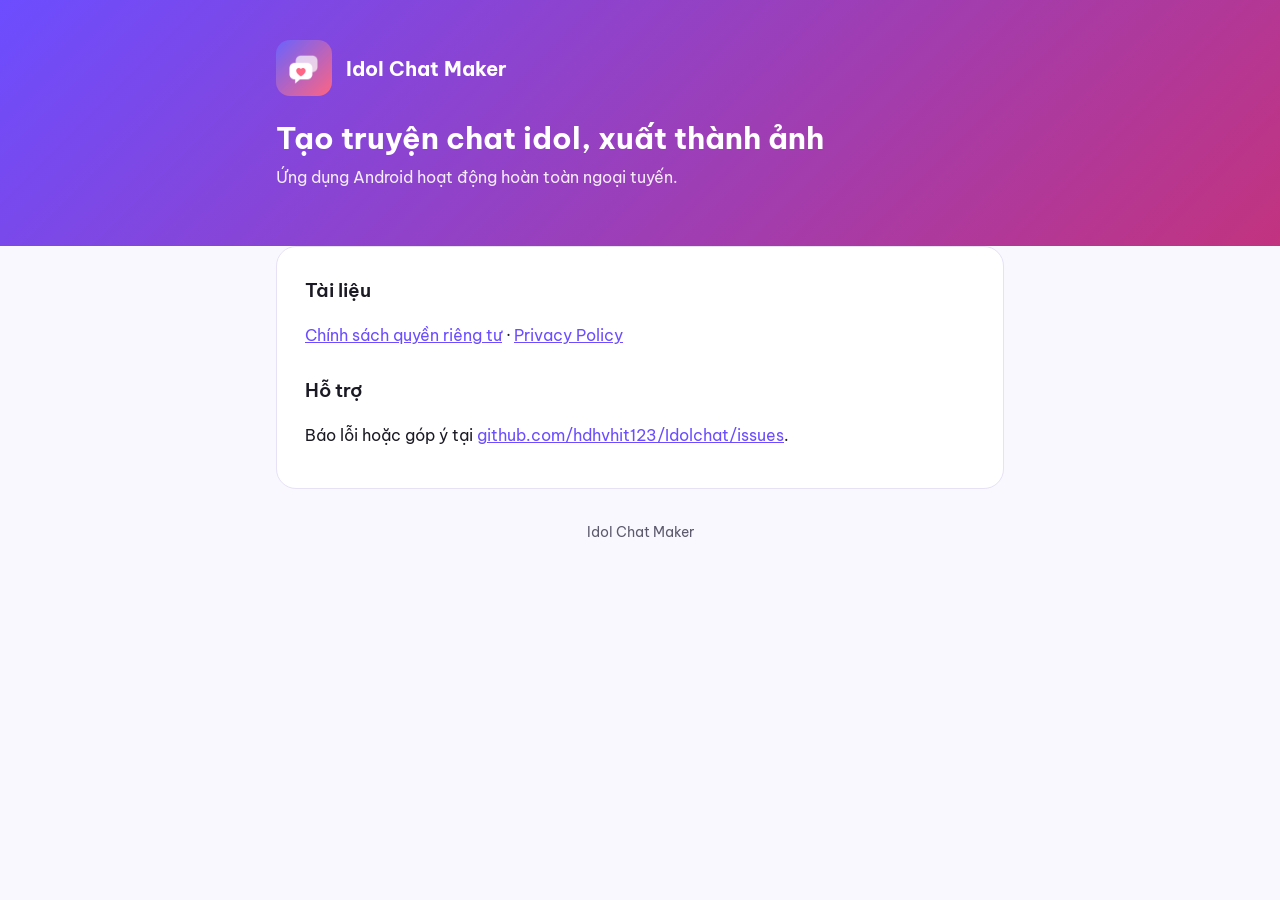
<file: index.html>
<!doctype html>
<html lang="vi">
<head>
<meta charset="utf-8">
<meta name="viewport" content="width=device-width, initial-scale=1">
<title>Idol Chat Maker</title>
<meta name="description" content="Idol Chat Maker: tạo truyện chat idol, xuất thành ảnh.">
<link rel="icon" href="icon.png">
<link rel="stylesheet" href="style.css">
</head>
<body>
<header>
  <div class="wrap">
    <div class="brand"><img src="icon.png" alt=""><b>Idol Chat Maker</b></div>
    <h1>Tạo truyện chat idol, xuất thành ảnh</h1>
    <p>Ứng dụng Android hoạt động hoàn toàn ngoại tuyến.</p>
  </div>
</header>
<main class="wrap">
  <section class="card">
    <h2>Tài liệu</h2>
    <p><a href="privacy/">Chính sách quyền riêng tư</a> · <a href="privacy/#en">Privacy Policy</a></p>
    <h2>Hỗ trợ</h2>
    <p>Báo lỗi hoặc góp ý tại <a href="https://github.com/hdhvhit123/Idolchat/issues">github.com/hdhvhit123/Idolchat/issues</a>.</p>
  </section>
</main>
<footer>Idol Chat Maker</footer>
</body>
</html>
</file>
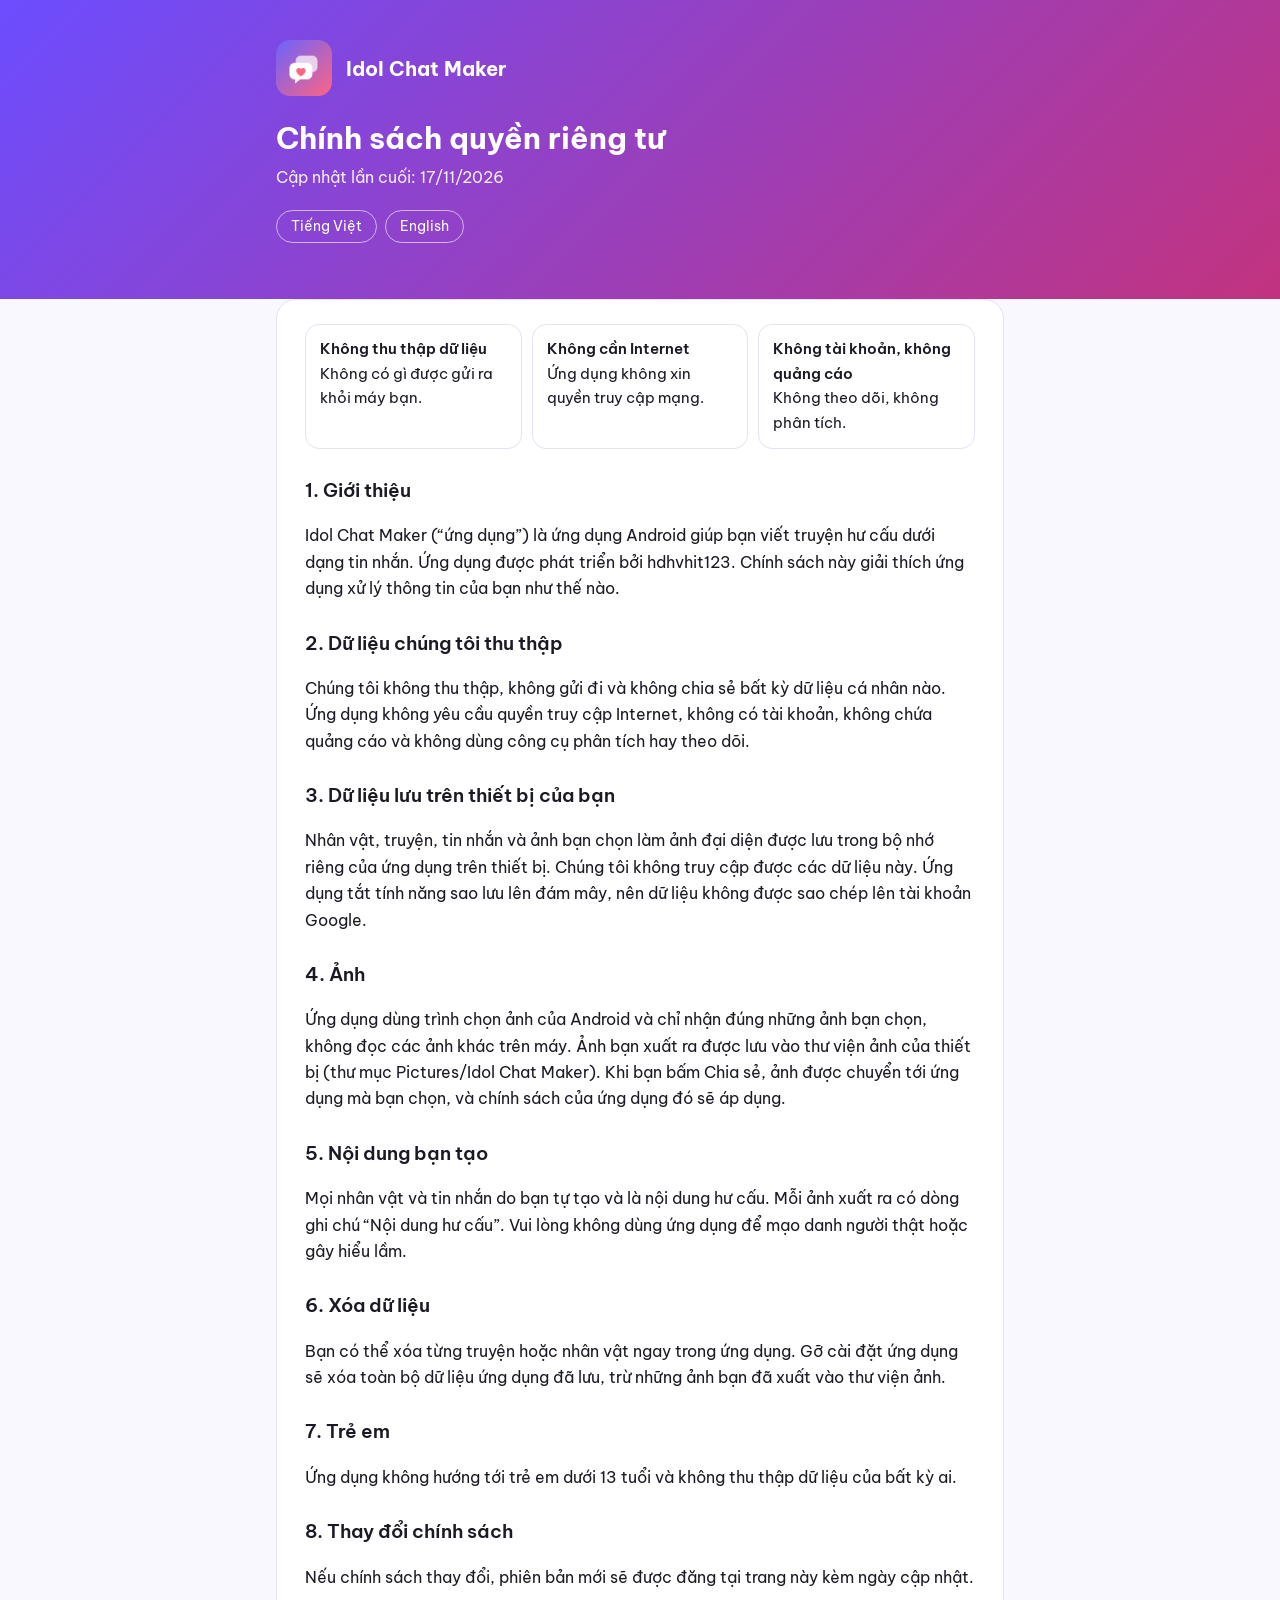
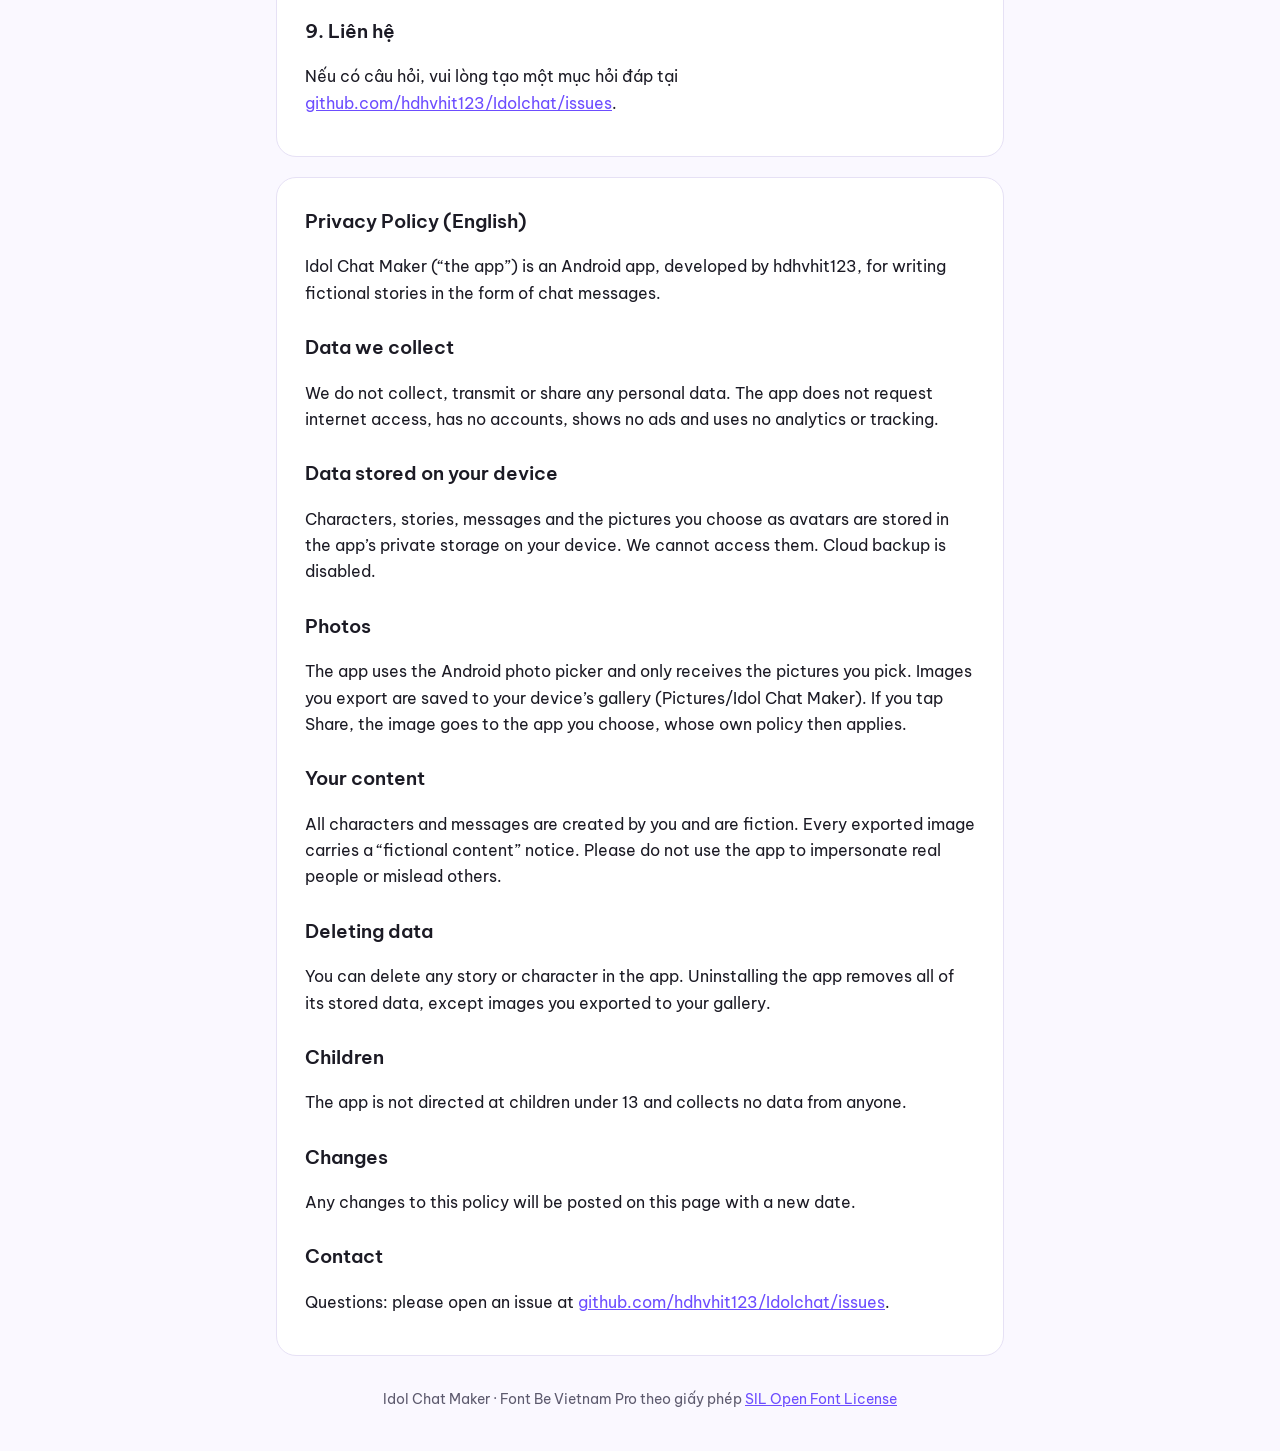
<file: privacy/index.html>
<!doctype html>
<html lang="vi">
<head>
<meta charset="utf-8">
<meta name="viewport" content="width=device-width, initial-scale=1">
<title>Chính sách quyền riêng tư · Idol Chat Maker</title>
<meta name="description" content="Chính sách quyền riêng tư của ứng dụng Android Idol Chat Maker.">
<link rel="icon" href="../icon.png">
<link rel="stylesheet" href="../style.css">
</head>
<body>
<header>
  <div class="wrap">
    <div class="brand"><img src="../icon.png" alt=""><b>Idol Chat Maker</b></div>
    <h1>Chính sách quyền riêng tư</h1>
    <p>Cập nhật lần cuối: 17/11/2026</p>
    <nav class="lang"><a href="#vi">Tiếng Việt</a><a href="#en">English</a></nav>
  </div>
</header>
<main class="wrap">
  <section class="card" id="vi">
    <ul class="summary">
      <li><b>Không thu thập dữ liệu</b>Không có gì được gửi ra khỏi máy bạn.</li>
      <li><b>Không cần Internet</b>Ứng dụng không xin quyền truy cập mạng.</li>
      <li><b>Không tài khoản, không quảng cáo</b>Không theo dõi, không phân tích.</li>
    </ul>

    <h2>1. Giới thiệu</h2>
    <p>Idol Chat Maker (“ứng dụng”) là ứng dụng Android giúp bạn viết truyện hư cấu dưới dạng tin nhắn. Ứng dụng được phát triển bởi hdhvhit123. Chính sách này giải thích ứng dụng xử lý thông tin của bạn như thế nào.</p>

    <h2>2. Dữ liệu chúng tôi thu thập</h2>
    <p>Chúng tôi không thu thập, không gửi đi và không chia sẻ bất kỳ dữ liệu cá nhân nào. Ứng dụng không yêu cầu quyền truy cập Internet, không có tài khoản, không chứa quảng cáo và không dùng công cụ phân tích hay theo dõi.</p>

    <h2>3. Dữ liệu lưu trên thiết bị của bạn</h2>
    <p>Nhân vật, truyện, tin nhắn và ảnh bạn chọn làm ảnh đại diện được lưu trong bộ nhớ riêng của ứng dụng trên thiết bị. Chúng tôi không truy cập được các dữ liệu này. Ứng dụng tắt tính năng sao lưu lên đám mây, nên dữ liệu không được sao chép lên tài khoản Google.</p>

    <h2>4. Ảnh</h2>
    <p>Ứng dụng dùng trình chọn ảnh của Android và chỉ nhận đúng những ảnh bạn chọn, không đọc các ảnh khác trên máy. Ảnh bạn xuất ra được lưu vào thư viện ảnh của thiết bị (thư mục Pictures/Idol Chat Maker). Khi bạn bấm Chia sẻ, ảnh được chuyển tới ứng dụng mà bạn chọn, và chính sách của ứng dụng đó sẽ áp dụng.</p>

    <h2>5. Nội dung bạn tạo</h2>
    <p>Mọi nhân vật và tin nhắn do bạn tự tạo và là nội dung hư cấu. Mỗi ảnh xuất ra có dòng ghi chú “Nội dung hư cấu”. Vui lòng không dùng ứng dụng để mạo danh người thật hoặc gây hiểu lầm.</p>

    <h2>6. Xóa dữ liệu</h2>
    <p>Bạn có thể xóa từng truyện hoặc nhân vật ngay trong ứng dụng. Gỡ cài đặt ứng dụng sẽ xóa toàn bộ dữ liệu ứng dụng đã lưu, trừ những ảnh bạn đã xuất vào thư viện ảnh.</p>

    <h2>7. Trẻ em</h2>
    <p>Ứng dụng không hướng tới trẻ em dưới 13 tuổi và không thu thập dữ liệu của bất kỳ ai.</p>

    <h2>8. Thay đổi chính sách</h2>
    <p>Nếu chính sách thay đổi, phiên bản mới sẽ được đăng tại trang này kèm ngày cập nhật.</p>

    <h2>9. Liên hệ</h2>
    <p>Nếu có câu hỏi, vui lòng tạo một mục hỏi đáp tại <a href="https://github.com/hdhvhit123/Idolchat/issues">github.com/hdhvhit123/Idolchat/issues</a>.</p>
  </section>

  <section class="card" id="en" lang="en">
    <h2>Privacy Policy (English)</h2>
    <p>Idol Chat Maker (“the app”) is an Android app, developed by hdhvhit123, for writing fictional stories in the form of chat messages.</p>
    <h2>Data we collect</h2>
    <p>We do not collect, transmit or share any personal data. The app does not request internet access, has no accounts, shows no ads and uses no analytics or tracking.</p>
    <h2>Data stored on your device</h2>
    <p>Characters, stories, messages and the pictures you choose as avatars are stored in the app’s private storage on your device. We cannot access them. Cloud backup is disabled.</p>
    <h2>Photos</h2>
    <p>The app uses the Android photo picker and only receives the pictures you pick. Images you export are saved to your device’s gallery (Pictures/Idol Chat Maker). If you tap Share, the image goes to the app you choose, whose own policy then applies.</p>
    <h2>Your content</h2>
    <p>All characters and messages are created by you and are fiction. Every exported image carries a “fictional content” notice. Please do not use the app to impersonate real people or mislead others.</p>
    <h2>Deleting data</h2>
    <p>You can delete any story or character in the app. Uninstalling the app removes all of its stored data, except images you exported to your gallery.</p>
    <h2>Children</h2>
    <p>The app is not directed at children under 13 and collects no data from anyone.</p>
    <h2>Changes</h2>
    <p>Any changes to this policy will be posted on this page with a new date.</p>
    <h2>Contact</h2>
    <p>Questions: please open an issue at <a href="https://github.com/hdhvhit123/Idolchat/issues">github.com/hdhvhit123/Idolchat/issues</a>.</p>
  </section>
</main>
<footer>Idol Chat Maker · Font Be Vietnam Pro theo giấy phép <a href="../fonts/OFL.txt">SIL Open Font License</a></footer>
</body>
</html>
</file>
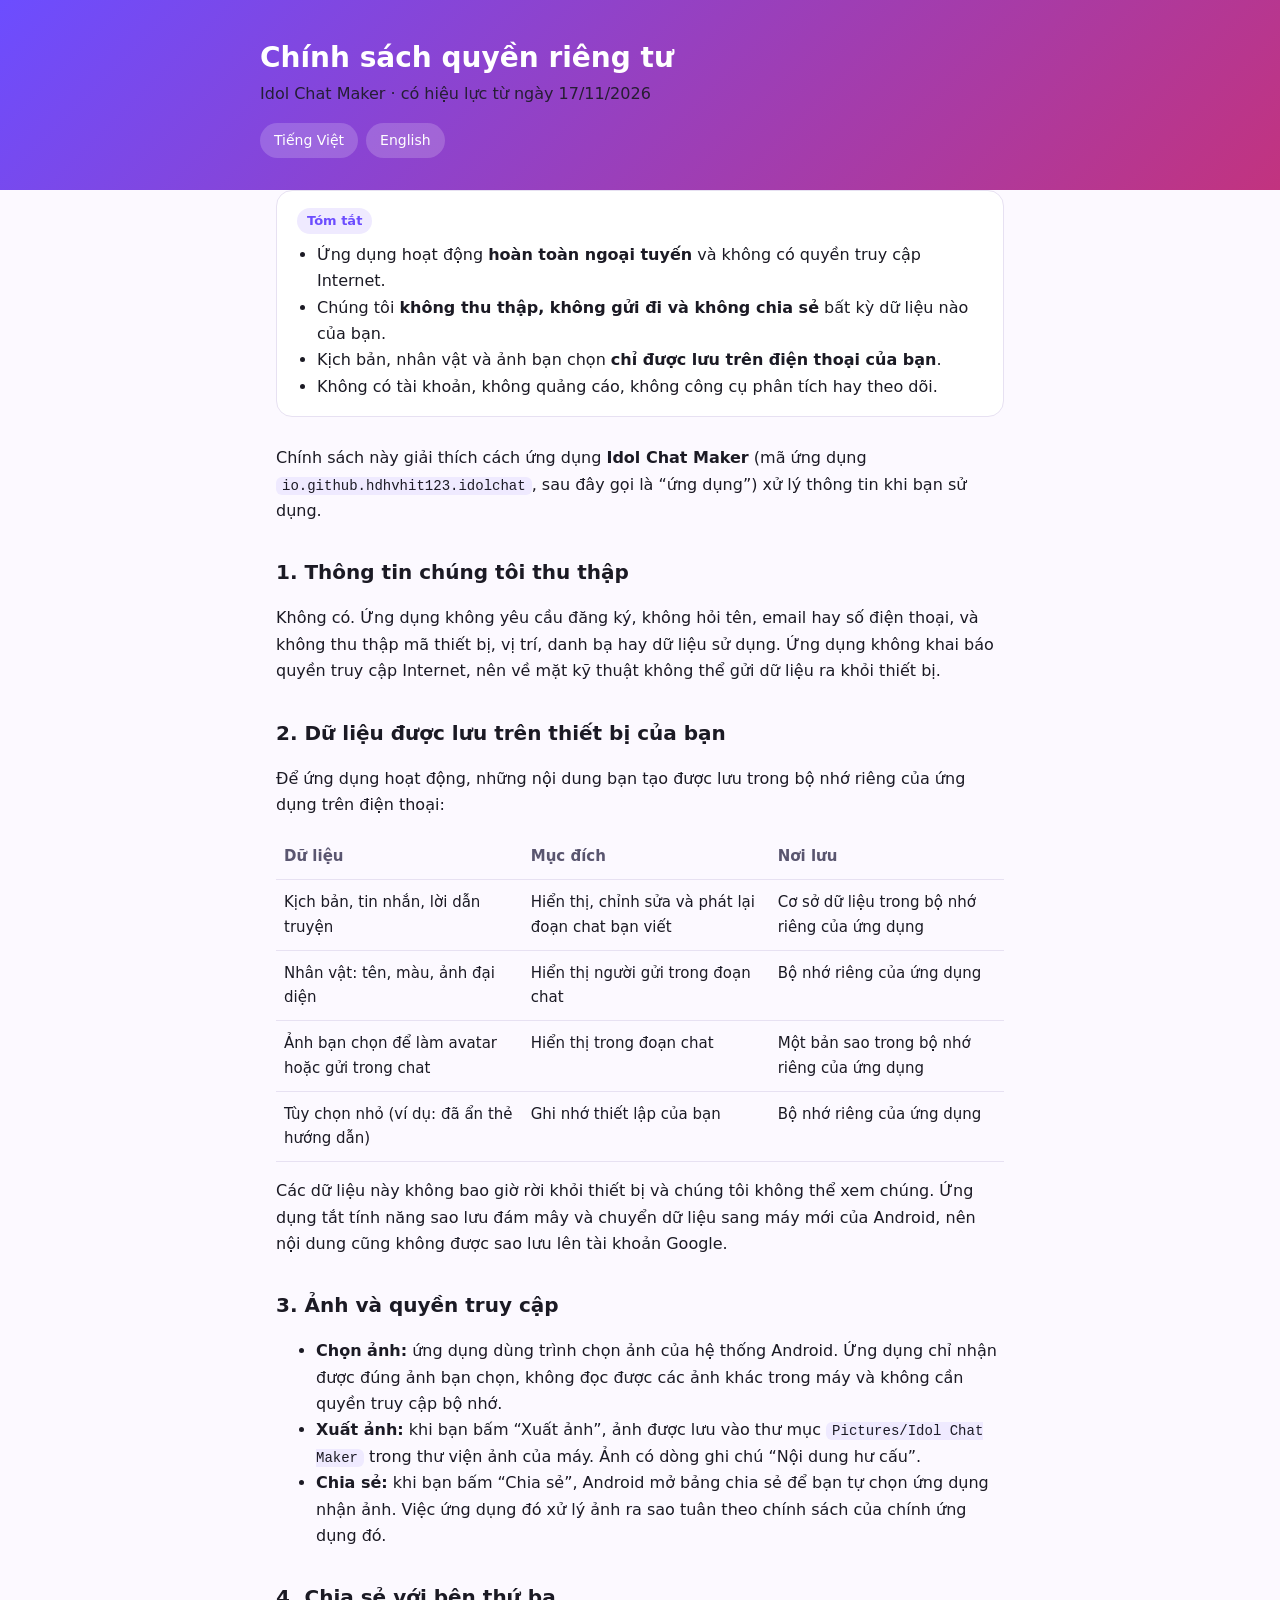
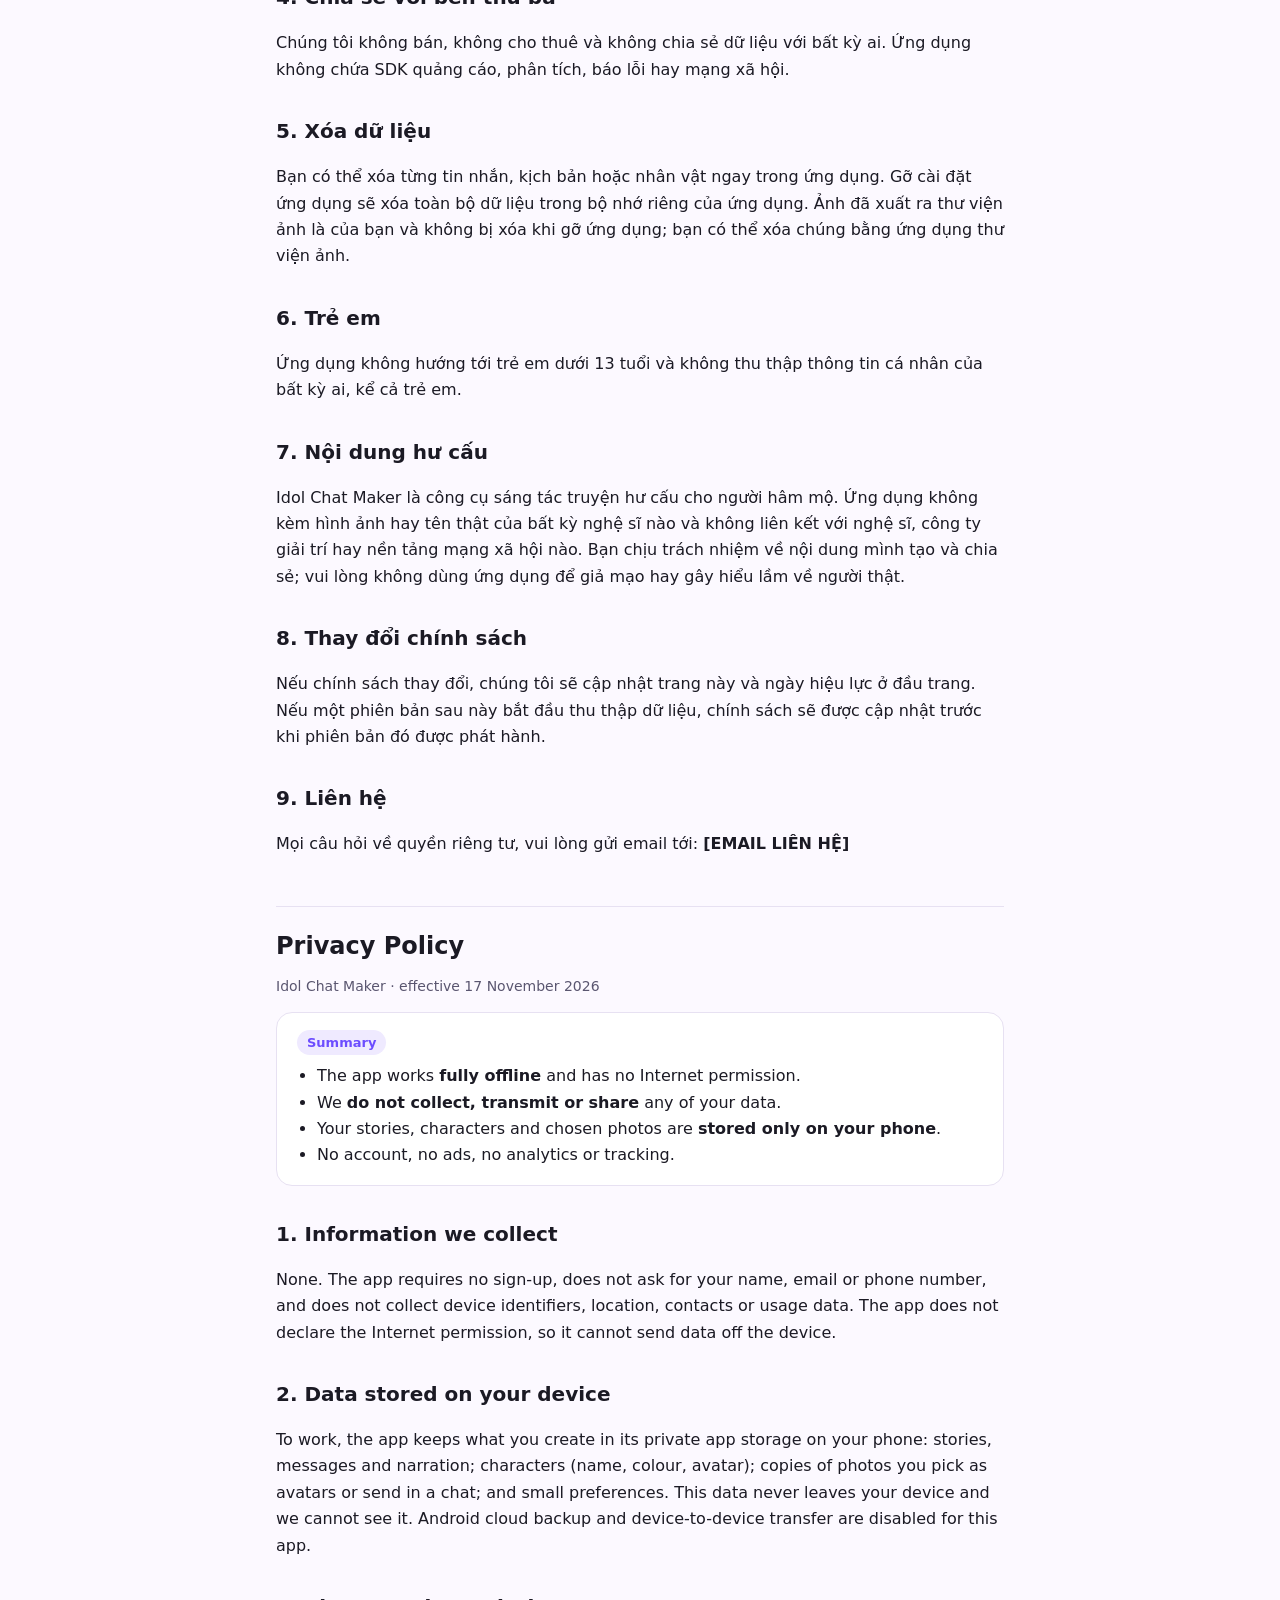
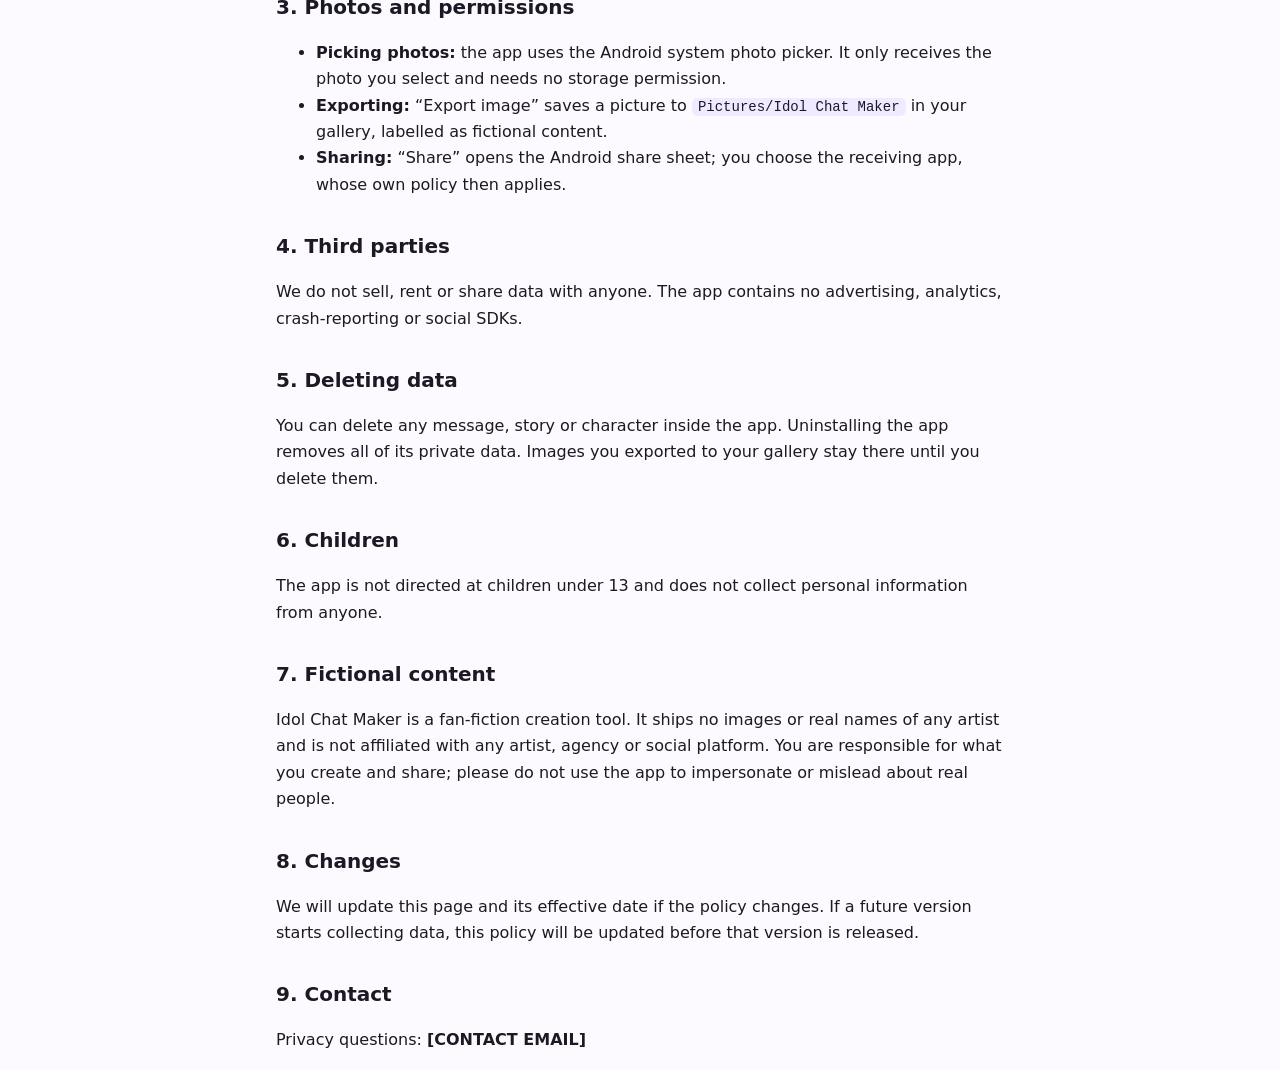
<file: play-store/privacy-policy.html>
<!doctype html>
<html lang="vi">
<head>
<meta charset="utf-8">
<meta name="viewport" content="width=device-width, initial-scale=1">
<title>Chính sách quyền riêng tư — Idol Chat Maker</title>
<meta name="description" content="Chính sách quyền riêng tư của ứng dụng Idol Chat Maker: ứng dụng hoạt động ngoại tuyến, không thu thập và không chia sẻ dữ liệu.">
<style>
  :root {
    --bg: #FCF9FF; --surface: #FFFFFF; --text: #1B1A24; --muted: #5A5670;
    --line: #E7E1F2; --accent: #6C4DFF; --accent-2: #C2337F; --chip: #EFEAFF;
  }
  @media (prefers-color-scheme: dark) {
    :root { --bg: #13121B; --surface: #1C1A27; --text: #EDEAF7; --muted: #A7A2BD;
            --line: #2E2B3D; --accent: #A99BFF; --accent-2: #FF8CBD; --chip: #2A2540; }
  }
  * { box-sizing: border-box; }
  body { margin: 0; background: var(--bg); color: var(--text);
         font: 16px/1.65 "Be Vietnam Pro", "Segoe UI", Roboto, system-ui, sans-serif; }
  header { background: linear-gradient(135deg, #6C4DFF, #C2337F); color: #fff; padding: 40px 16px 32px; }
  .wrap { max-width: 760px; margin: 0 auto; padding: 0 16px; }
  header .wrap { padding: 0; }
  h1 { margin: 0 0 6px; font-size: 28px; line-height: 1.25; }
  header p { margin: 0; opacity: .9; }
  nav { margin-top: 16px; display: flex; gap: 8px; flex-wrap: wrap; }
  nav a { color: #fff; background: rgba(255,255,255,.18); padding: 6px 14px; border-radius: 999px;
          text-decoration: none; font-size: 14px; }
  main { padding: 24px 0 48px; }
  .summary { background: var(--surface); border: 1px solid var(--line); border-radius: 16px;
             padding: 16px 20px; margin-bottom: 28px; }
  .summary ul { margin: 8px 0 0; padding-left: 20px; }
  h2 { font-size: 20px; margin: 32px 0 8px; }
  h3 { font-size: 17px; margin: 22px 0 6px; }
  p, li { color: var(--text); }
  .muted { color: var(--muted); font-size: 14px; }
  table { width: 100%; border-collapse: collapse; margin: 8px 0 16px; font-size: 15px; }
  th, td { text-align: left; vertical-align: top; padding: 10px 8px; border-bottom: 1px solid var(--line); }
  th { color: var(--muted); font-weight: 600; }
  code { background: var(--chip); padding: 1px 6px; border-radius: 6px; font-size: 14px; }
  a { color: var(--accent); }
  hr { border: 0; border-top: 1px solid var(--line); margin: 48px 0 8px; }
  .tag { display: inline-block; background: var(--chip); color: var(--accent); border-radius: 999px;
         padding: 2px 10px; font-size: 13px; font-weight: 600; }
  @media (max-width: 480px) { table, thead, tbody, tr, th, td { display: block; }
    thead { display: none; } td { border: 0; padding: 4px 0; } td:first-child { font-weight: 600; } tr { border-bottom: 1px solid var(--line); padding: 8px 0; } }
</style>
</head>
<body>
<header>
  <div class="wrap">
    <h1>Chính sách quyền riêng tư</h1>
    <p>Idol Chat Maker · có hiệu lực từ ngày 17/11/2026</p>
    <nav><a href="#vi">Tiếng Việt</a><a href="#en">English</a></nav>
  </div>
</header>

<main class="wrap">

<section id="vi">
  <div class="summary">
    <span class="tag">Tóm tắt</span>
    <ul>
      <li>Ứng dụng hoạt động <strong>hoàn toàn ngoại tuyến</strong> và không có quyền truy cập Internet.</li>
      <li>Chúng tôi <strong>không thu thập, không gửi đi và không chia sẻ</strong> bất kỳ dữ liệu nào của bạn.</li>
      <li>Kịch bản, nhân vật và ảnh bạn chọn <strong>chỉ được lưu trên điện thoại của bạn</strong>.</li>
      <li>Không có tài khoản, không quảng cáo, không công cụ phân tích hay theo dõi.</li>
    </ul>
  </div>

  <p>Chính sách này giải thích cách ứng dụng <strong>Idol Chat Maker</strong> (mã ứng dụng
  <code>io.github.hdhvhit123.idolchat</code>, sau đây gọi là “ứng dụng”) xử lý thông tin khi bạn sử dụng.</p>

  <h2>1. Thông tin chúng tôi thu thập</h2>
  <p>Không có. Ứng dụng không yêu cầu đăng ký, không hỏi tên, email hay số điện thoại, và không thu thập mã thiết bị,
  vị trí, danh bạ hay dữ liệu sử dụng. Ứng dụng không khai báo quyền truy cập Internet, nên về mặt kỹ thuật không thể
  gửi dữ liệu ra khỏi thiết bị.</p>

  <h2>2. Dữ liệu được lưu trên thiết bị của bạn</h2>
  <p>Để ứng dụng hoạt động, những nội dung bạn tạo được lưu trong bộ nhớ riêng của ứng dụng trên điện thoại:</p>
  <table>
    <thead><tr><th>Dữ liệu</th><th>Mục đích</th><th>Nơi lưu</th></tr></thead>
    <tbody>
      <tr><td>Kịch bản, tin nhắn, lời dẫn truyện</td><td>Hiển thị, chỉnh sửa và phát lại đoạn chat bạn viết</td><td>Cơ sở dữ liệu trong bộ nhớ riêng của ứng dụng</td></tr>
      <tr><td>Nhân vật: tên, màu, ảnh đại diện</td><td>Hiển thị người gửi trong đoạn chat</td><td>Bộ nhớ riêng của ứng dụng</td></tr>
      <tr><td>Ảnh bạn chọn để làm avatar hoặc gửi trong chat</td><td>Hiển thị trong đoạn chat</td><td>Một bản sao trong bộ nhớ riêng của ứng dụng</td></tr>
      <tr><td>Tùy chọn nhỏ (ví dụ: đã ẩn thẻ hướng dẫn)</td><td>Ghi nhớ thiết lập của bạn</td><td>Bộ nhớ riêng của ứng dụng</td></tr>
    </tbody>
  </table>
  <p>Các dữ liệu này không bao giờ rời khỏi thiết bị và chúng tôi không thể xem chúng. Ứng dụng tắt tính năng sao lưu
  đám mây và chuyển dữ liệu sang máy mới của Android, nên nội dung cũng không được sao lưu lên tài khoản Google.</p>

  <h2>3. Ảnh và quyền truy cập</h2>
  <ul>
    <li><strong>Chọn ảnh:</strong> ứng dụng dùng trình chọn ảnh của hệ thống Android. Ứng dụng chỉ nhận được đúng ảnh bạn
    chọn, không đọc được các ảnh khác trong máy và không cần quyền truy cập bộ nhớ.</li>
    <li><strong>Xuất ảnh:</strong> khi bạn bấm “Xuất ảnh”, ảnh được lưu vào thư mục
    <code>Pictures/Idol Chat Maker</code> trong thư viện ảnh của máy. Ảnh có dòng ghi chú “Nội dung hư cấu”.</li>
    <li><strong>Chia sẻ:</strong> khi bạn bấm “Chia sẻ”, Android mở bảng chia sẻ để bạn tự chọn ứng dụng nhận ảnh.
    Việc ứng dụng đó xử lý ảnh ra sao tuân theo chính sách của chính ứng dụng đó.</li>
  </ul>

  <h2>4. Chia sẻ với bên thứ ba</h2>
  <p>Chúng tôi không bán, không cho thuê và không chia sẻ dữ liệu với bất kỳ ai. Ứng dụng không chứa SDK quảng cáo,
  phân tích, báo lỗi hay mạng xã hội.</p>

  <h2>5. Xóa dữ liệu</h2>
  <p>Bạn có thể xóa từng tin nhắn, kịch bản hoặc nhân vật ngay trong ứng dụng. Gỡ cài đặt ứng dụng sẽ xóa toàn bộ dữ liệu
  trong bộ nhớ riêng của ứng dụng. Ảnh đã xuất ra thư viện ảnh là của bạn và không bị xóa khi gỡ ứng dụng; bạn có thể xóa
  chúng bằng ứng dụng thư viện ảnh.</p>

  <h2>6. Trẻ em</h2>
  <p>Ứng dụng không hướng tới trẻ em dưới 13 tuổi và không thu thập thông tin cá nhân của bất kỳ ai, kể cả trẻ em.</p>

  <h2>7. Nội dung hư cấu</h2>
  <p>Idol Chat Maker là công cụ sáng tác truyện hư cấu cho người hâm mộ. Ứng dụng không kèm hình ảnh hay tên thật của bất kỳ
  nghệ sĩ nào và không liên kết với nghệ sĩ, công ty giải trí hay nền tảng mạng xã hội nào. Bạn chịu trách nhiệm về nội dung
  mình tạo và chia sẻ; vui lòng không dùng ứng dụng để giả mạo hay gây hiểu lầm về người thật.</p>

  <h2>8. Thay đổi chính sách</h2>
  <p>Nếu chính sách thay đổi, chúng tôi sẽ cập nhật trang này và ngày hiệu lực ở đầu trang. Nếu một phiên bản sau này bắt đầu
  thu thập dữ liệu, chính sách sẽ được cập nhật trước khi phiên bản đó được phát hành.</p>

  <h2>9. Liên hệ</h2>
  <p>Mọi câu hỏi về quyền riêng tư, vui lòng gửi email tới: <strong>[EMAIL LIÊN HỆ]</strong></p>
</section>

<hr>

<section id="en" lang="en">
  <h1 style="font-size:24px;margin-top:24px">Privacy Policy</h1>
  <p class="muted">Idol Chat Maker · effective 17 November 2026</p>

  <div class="summary">
    <span class="tag">Summary</span>
    <ul>
      <li>The app works <strong>fully offline</strong> and has no Internet permission.</li>
      <li>We <strong>do not collect, transmit or share</strong> any of your data.</li>
      <li>Your stories, characters and chosen photos are <strong>stored only on your phone</strong>.</li>
      <li>No account, no ads, no analytics or tracking.</li>
    </ul>
  </div>

  <h2>1. Information we collect</h2>
  <p>None. The app requires no sign-up, does not ask for your name, email or phone number, and does not collect device
  identifiers, location, contacts or usage data. The app does not declare the Internet permission, so it cannot send data off
  the device.</p>

  <h2>2. Data stored on your device</h2>
  <p>To work, the app keeps what you create in its private app storage on your phone: stories, messages and narration;
  characters (name, colour, avatar); copies of photos you pick as avatars or send in a chat; and small preferences. This data
  never leaves your device and we cannot see it. Android cloud backup and device-to-device transfer are disabled for this
  app.</p>

  <h2>3. Photos and permissions</h2>
  <ul>
    <li><strong>Picking photos:</strong> the app uses the Android system photo picker. It only receives the photo you select
    and needs no storage permission.</li>
    <li><strong>Exporting:</strong> “Export image” saves a picture to <code>Pictures/Idol Chat Maker</code> in your gallery,
    labelled as fictional content.</li>
    <li><strong>Sharing:</strong> “Share” opens the Android share sheet; you choose the receiving app, whose own policy then
    applies.</li>
  </ul>

  <h2>4. Third parties</h2>
  <p>We do not sell, rent or share data with anyone. The app contains no advertising, analytics, crash-reporting or social
  SDKs.</p>

  <h2>5. Deleting data</h2>
  <p>You can delete any message, story or character inside the app. Uninstalling the app removes all of its private data.
  Images you exported to your gallery stay there until you delete them.</p>

  <h2>6. Children</h2>
  <p>The app is not directed at children under 13 and does not collect personal information from anyone.</p>

  <h2>7. Fictional content</h2>
  <p>Idol Chat Maker is a fan-fiction creation tool. It ships no images or real names of any artist and is not affiliated with
  any artist, agency or social platform. You are responsible for what you create and share; please do not use the app to
  impersonate or mislead about real people.</p>

  <h2>8. Changes</h2>
  <p>We will update this page and its effective date if the policy changes. If a future version starts collecting data, this
  policy will be updated before that version is released.</p>

  <h2>9. Contact</h2>
  <p>Privacy questions: <strong>[CONTACT EMAIL]</strong></p>
</section>

</main>
</body>
</html>
</file>
<file: style.css>
@font-face{font-family:"Be Vietnam Pro";src:url("fonts/be_vietnam_pro_regular.ttf");font-weight:400;font-display:swap}
@font-face{font-family:"Be Vietnam Pro";src:url("fonts/be_vietnam_pro_semibold.ttf");font-weight:600;font-display:swap}
@font-face{font-family:"Be Vietnam Pro";src:url("fonts/be_vietnam_pro_bold.ttf");font-weight:700;font-display:swap}
:root{--bg:#faf8ff;--surface:#ffffff;--text:#1b1a24;--muted:#5d5a6e;--line:#e6e1f5;--brand:#6c4dff;--grad:linear-gradient(135deg,#6c4dff,#c2337f)}
@media (prefers-color-scheme:dark){:root{--bg:#121019;--surface:#1c1a26;--text:#ece9f6;--muted:#a9a4bd;--line:#2e2a3d;--brand:#a996ff}}
*{box-sizing:border-box}
body{margin:0;background:var(--bg);color:var(--text);font:400 16px/1.65 "Be Vietnam Pro",system-ui,sans-serif}
header{background:var(--grad);color:#fff;padding:40px 16px 56px}
.wrap{max-width:760px;margin:0 auto;padding:0 16px}
.brand{display:flex;align-items:center;gap:14px}
.brand img{width:56px;height:56px;border-radius:14px}
.brand b{font-size:20px;font-weight:700}
h1{font-size:30px;line-height:1.25;margin:24px 0 6px;font-weight:700}
header p{margin:0;opacity:.9}
main{margin-top:-28px}
.card{background:var(--surface);border:1px solid var(--line);border-radius:20px;padding:24px 28px;margin-bottom:20px}
h2{font-size:19px;font-weight:600;margin:26px 0 6px}
h2:first-child{margin-top:4px}
a{color:var(--brand)}
.lang{display:flex;gap:8px;margin-top:20px}
.lang a{color:#fff;border:1px solid rgba(255,255,255,.6);border-radius:999px;padding:4px 14px;text-decoration:none;font-size:14px}
.summary{display:grid;gap:10px;grid-template-columns:repeat(auto-fit,minmax(200px,1fr));margin:0 0 6px;padding:0;list-style:none}
.summary li{border:1px solid var(--line);border-radius:14px;padding:12px 14px;font-size:15px}
.summary li b{display:block;font-weight:600}
footer{color:var(--muted);font-size:14px;text-align:center;padding:12px 16px 40px}
@media (max-width:520px){.card{padding:20px 18px}h1{font-size:25px}}
</file>
